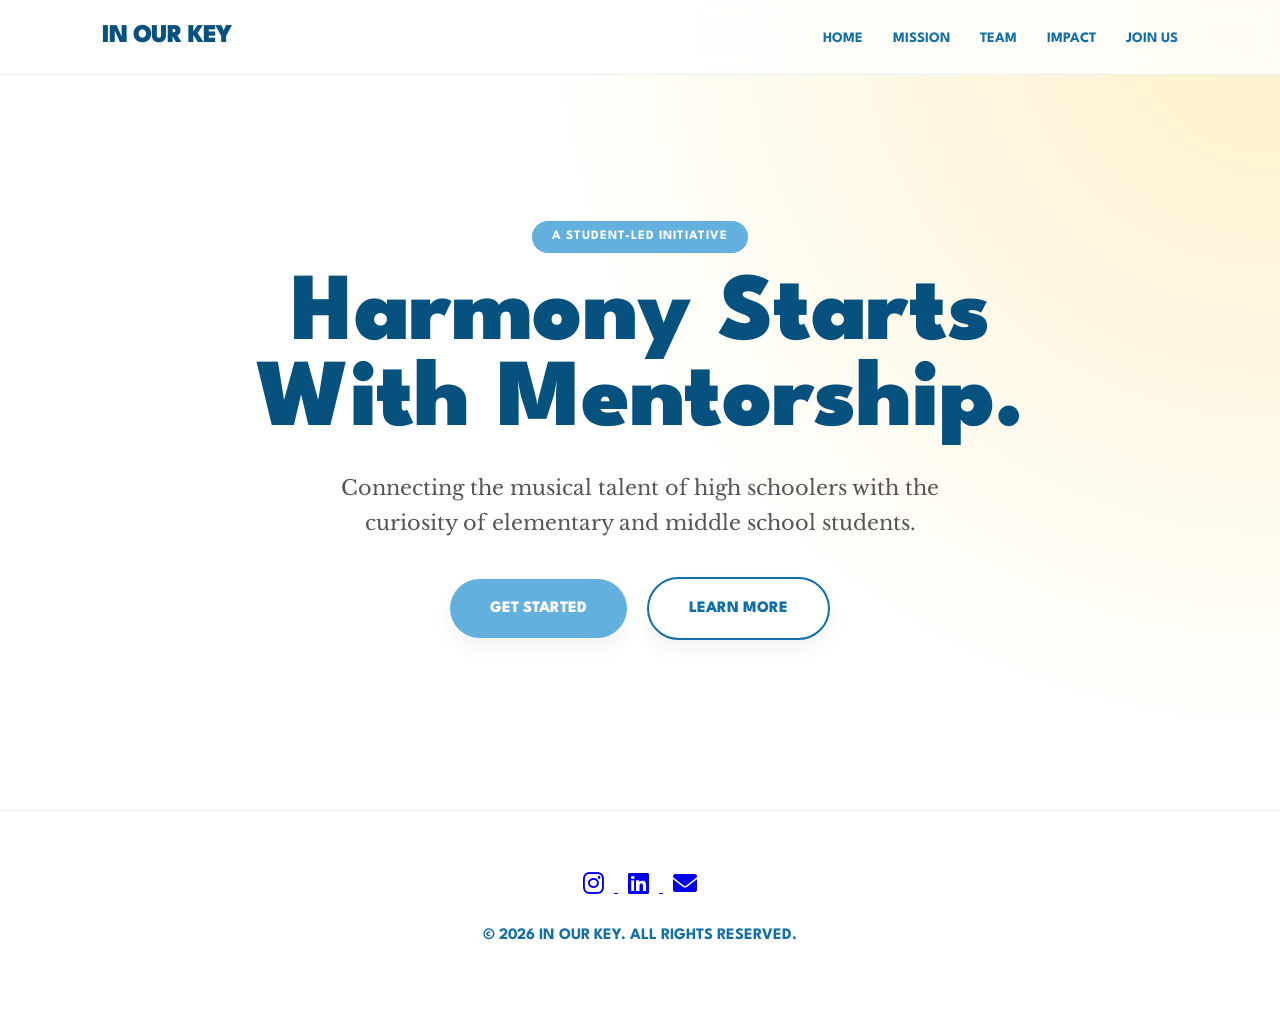
<file: index.html>
<!DOCTYPE html>
<html lang="en">
<head>
    <meta charset="UTF-8">
    <meta name="viewport" content="width=device-width, initial-scale=1.0">
    <title>In Our Key | Music Mentorship</title>

    <link href="https://fonts.googleapis.com/css2?family=League+Spartan:wght@400;700;900&family=Libre+Baskerville:ital,wght@0,400;0,700;1,400&display=swap" rel="stylesheet">
    <link rel="stylesheet" href="https://cdnjs.cloudflare.com/ajax/libs/font-awesome/6.0.0/css/all.min.css">
    <link rel="stylesheet" href="style.css">
    
</head>
<body>

<nav>
    <div class="logo">In Our Key</div>
    <ul>
        <li><a href="index.html">Home</a></li>
        <li><a href="about.html">Mission</a></li>
        <li><a href="team.html">Team</a></li>
        <li><a href="impact.html">Impact</a></li>
        <li><a href="join.html">Join Us</a></li>
    </ul>
</nav>
    
<header>
    <div class="hero-content">
        <span class="hero-tag">A Student-Led Initiative</span>
        <h1>
            Harmony Starts With Mentorship.
        </h1>
        <p>
            Connecting the musical talent of high schoolers 
            with the curiosity of elementary and middle school students.
        </p>
        <a href="join.html" class="btn btn-primary">
            Get Started
        </a>
        <a href="about.html" class="btn btn-outline">
            Learn More
        </a>
    </div>
</header>

<!-- Footer -->
<footer>
        <div style="margin-bottom: 20px;">
        <a href="https://www.instagram.com/inourkeymusic?utm_source=ig_web_button_share_sheet&igsh=ZDNlZDc0MzIxNw==" target="_blank">
            <i class="fab fa-instagram" style="margin: 0 10px; font-size: 1.5rem;"></i>
        </a>
    
        <a href="YOUR_LINKEDIN_LINK" target="_blank">
            <i class="fab fa-linkedin" style="margin: 0 10px; font-size: 1.5rem;"></i>
        </a>
    
        <a href="mailto:inourkeymusic@gmail.com">
            <i class="fas fa-envelope" style="margin: 0 10px; font-size: 1.5rem;"></i>
        </a>
        </div>
        <p>&copy; 2026 IN OUR KEY. ALL RIGHTS RESERVED.</p>
</footer>
</body>
</html>
</file>
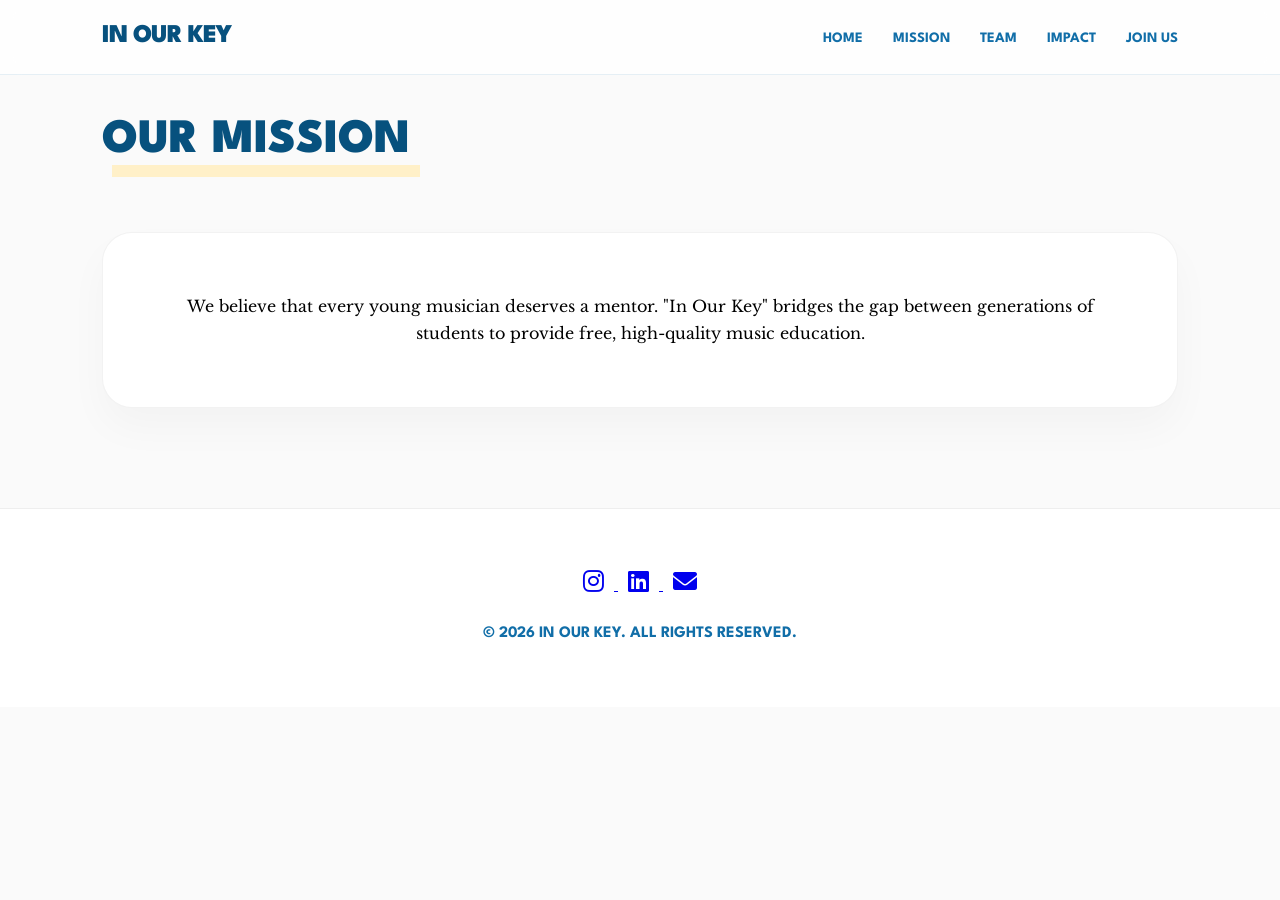
<file: about.html>
<!DOCTYPE html>
<html>
<head>
    <title>About | In Our Key</title>
    <link href="https://fonts.googleapis.com/css2?family=League+Spartan:wght@400;700;900&family=Libre+Baskerville:ital,wght@0,400;0,700;1,400&display=swap" rel="stylesheet">
    <link rel="stylesheet" href="https://cdnjs.cloudflare.com/ajax/libs/font-awesome/6.0.0/css/all.min.css">
    <link rel="stylesheet" href="style.css">
</head>

<body>

<nav>
    <div class="logo">In Our Key</div>
    <ul>
        <li><a href="index.html">Home</a></li>
        <li><a href="about.html">Mission</a></li>
        <li><a href="team.html">Team</a></li>
        <li><a href="impact.html">Impact</a></li>
        <li><a href="join.html">Join Us</a></li>
    </ul>
</nav>


<section>
    <h2 class="section-title">
        Our Mission
    </h2>

    <div class="mission-card">
        <p>
        We believe that every young musician deserves a mentor.
        "In Our Key" bridges the gap between generations of students
        to provide free, high-quality music education.
        </p>
    </div>

</section>

<!-- Footer -->
<footer>
        <div style="margin-bottom: 20px;">
        <a href="https://www.instagram.com/inourkeymusic?utm_source=ig_web_button_share_sheet&igsh=ZDNlZDc0MzIxNw==" target="_blank">
            <i class="fab fa-instagram" style="margin: 0 10px; font-size: 1.5rem;"></i>
        </a>
    
        <a href="YOUR_LINKEDIN_LINK" target="_blank">
            <i class="fab fa-linkedin" style="margin: 0 10px; font-size: 1.5rem;"></i>
        </a>
    
        <a href="mailto:inourkeymusic@gmail.com">
            <i class="fas fa-envelope" style="margin: 0 10px; font-size: 1.5rem;"></i>
        </a>
        </div>
        <p>&copy; 2026 IN OUR KEY. ALL RIGHTS RESERVED.</p>
</footer>

</body>
</html>
</file>
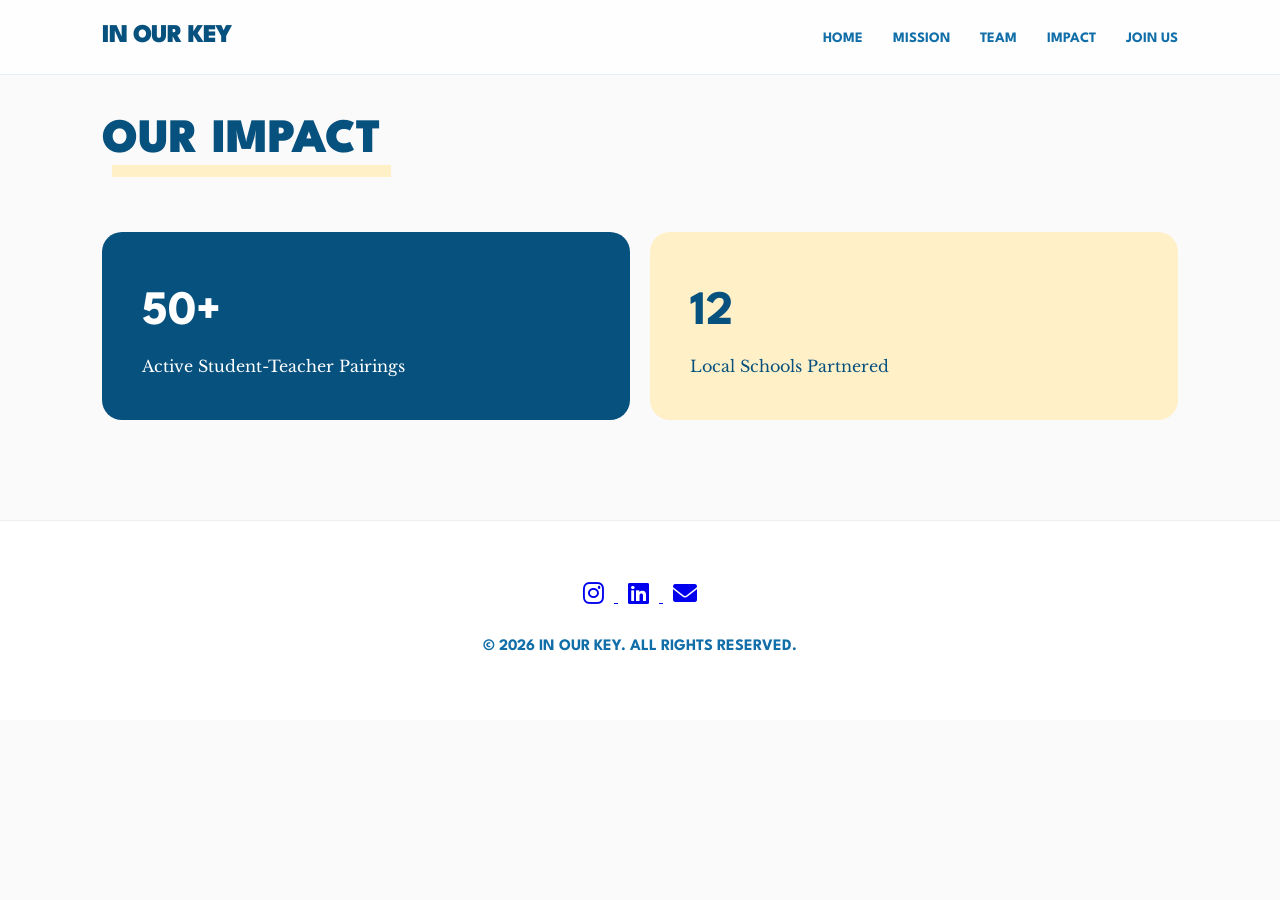
<file: impact.html>
<!DOCTYPE html>
<html>
<head>
    <title>Impact | In Our Key</title>
    <link href="https://fonts.googleapis.com/css2?family=League+Spartan:wght@400;700;900&family=Libre+Baskerville:ital,wght@0,400;0,700;1,400&display=swap" rel="stylesheet">
    <link rel="stylesheet" href="https://cdnjs.cloudflare.com/ajax/libs/font-awesome/6.0.0/css/all.min.css">
    <link rel="stylesheet" href="style.css">
</head>

<body>

<nav>
    <div class="logo">In Our Key</div>
    <ul>
        <li><a href="index.html">Home</a></li>
        <li><a href="about.html">Mission</a></li>
        <li><a href="team.html">Team</a></li>
        <li><a href="impact.html">Impact</a></li>
        <li><a href="join.html">Join Us</a></li>
    </ul>
</nav>

<section>
        <h2 class="section-title">Our Impact</h2>
        <div class="impact-container">
            <div class="impact-box">
                <h3 style="font-family: var(--header-font); font-size: 3rem;">50+</h3>
                <p>Active Student-Teacher Pairings</p>
            </div>
            <div class="impact-box light">
                <h3 style="font-family: var(--header-font); font-size: 3rem;">12</h3>
                <p>Local Schools Partnered</p>
            </div>
        </div>
</section>

<!-- Footer -->
<footer>
        <div style="margin-bottom: 20px;">
        <a href="https://www.instagram.com/inourkeymusic?utm_source=ig_web_button_share_sheet&igsh=ZDNlZDc0MzIxNw==" target="_blank">
            <i class="fab fa-instagram" style="margin: 0 10px; font-size: 1.5rem;"></i>
        </a>
    
        <a href="YOUR_LINKEDIN_LINK" target="_blank">
            <i class="fab fa-linkedin" style="margin: 0 10px; font-size: 1.5rem;"></i>
        </a>
    
        <a href="mailto:inourkeymusic@gmail.com">
            <i class="fas fa-envelope" style="margin: 0 10px; font-size: 1.5rem;"></i>
        </a>
        </div>
        <p>&copy; 2026 IN OUR KEY. ALL RIGHTS RESERVED.</p>
</footer>
    
</body>
</html>
</file>
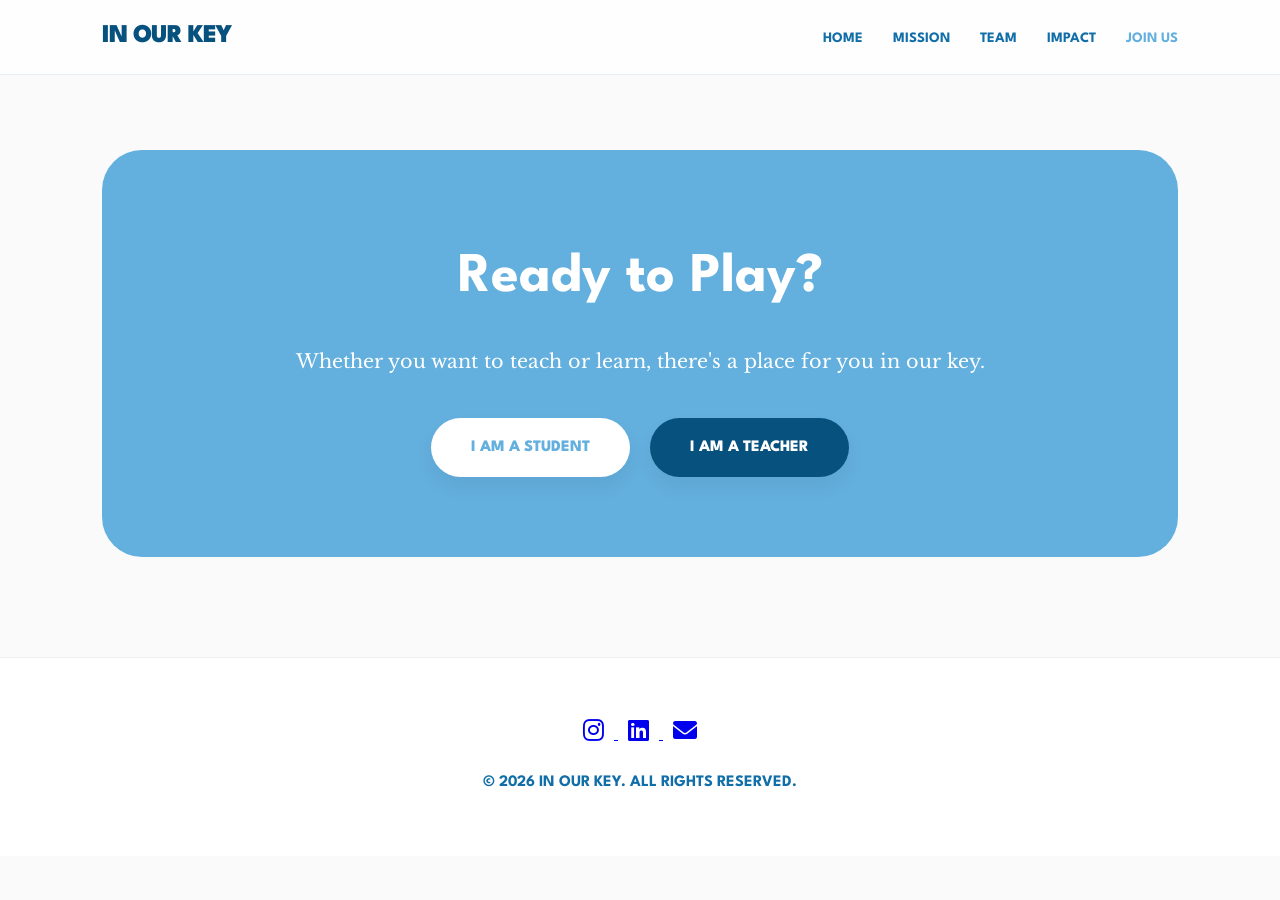
<file: join.html>
<!DOCTYPE html>
<html lang="en">
<head>
    <meta charset="UTF-8">
    <meta name="viewport" content="width=device-width, initial-scale=1.0">
    <title>Join Us | In Our Key</title>

    <link href="https://fonts.googleapis.com/css2?family=League+Spartan:wght@400;700;900&family=Libre+Baskerville:ital,wght@0,400;0,700;1,400&display=swap" rel="stylesheet">
    <link rel="stylesheet" href="https://cdnjs.cloudflare.com/ajax/libs/font-awesome/6.0.0/css/all.min.css">
    <link rel="stylesheet" href="style.css">
    
</head>

<body>

    <!-- Navigation -->
    <nav>
        <div class="logo">In Our Key</div>
        <ul>
            <li><a href="index.html">Home</a></li>
            <li><a href="about.html">Mission</a></li>
            <li><a href="team.html">Team</a></li>
            <li><a href="impact.html">Impact</a></li>
            <li><a href="join.html" style="color: var(--light-blue)">Join Us</a></li>
        </ul>
    </nav>


    <!-- Join Section -->
    <div class="join-section" style="margin-top: 150px;">
        <h2 style="font-family: var(--header-font); font-size: 3.5rem; margin-bottom: 20px;">
            Ready to Play?
        </h2>

        <p style="margin-bottom: 40px; font-size: 1.2rem;">
            Whether you want to teach or learn, there's a place for you in our key.
        </p>

        <div style="display: flex; justify-content: center; gap: 20px; flex-wrap: wrap;">
            
            <a href="https://docs.google.com/forms/d/e/1FAIpQLSeoD8QQWM3Z1Or3s5g4wiWb-023hL8315WJfNd-pkO7SeqPzg/viewform?usp=header" 
               class="btn" 
               style="background: var(--white); color: var(--light-blue);">
                I am a Student
            </a>

            <a href="https://docs.google.com/forms/d/e/1FAIpQLSeY5uONiuiJRt1WDL-Xj7bImiX3gl9p6-ELEd-EIp7cBcSlgA/viewform?usp=header" 
               class="btn" 
               style="background: var(--dark-blue); color: white;">
                I am a Teacher
            </a>

        </div>
    </div>


<!-- Footer -->
<footer>
        <div style="margin-bottom: 20px;">
        <a href="https://www.instagram.com/inourkeymusic?utm_source=ig_web_button_share_sheet&igsh=ZDNlZDc0MzIxNw==" target="_blank">
            <i class="fab fa-instagram" style="margin: 0 10px; font-size: 1.5rem;"></i>
        </a>
    
        <a href="YOUR_LINKEDIN_LINK" target="_blank">
            <i class="fab fa-linkedin" style="margin: 0 10px; font-size: 1.5rem;"></i>
        </a>
    
        <a href="mailto:inourkeymusic@gmail.com">
            <i class="fas fa-envelope" style="margin: 0 10px; font-size: 1.5rem;"></i>
        </a>
        </div>
        <p>&copy; 2026 IN OUR KEY. ALL RIGHTS RESERVED.</p>
</footer>

</body>
</html>
</file>
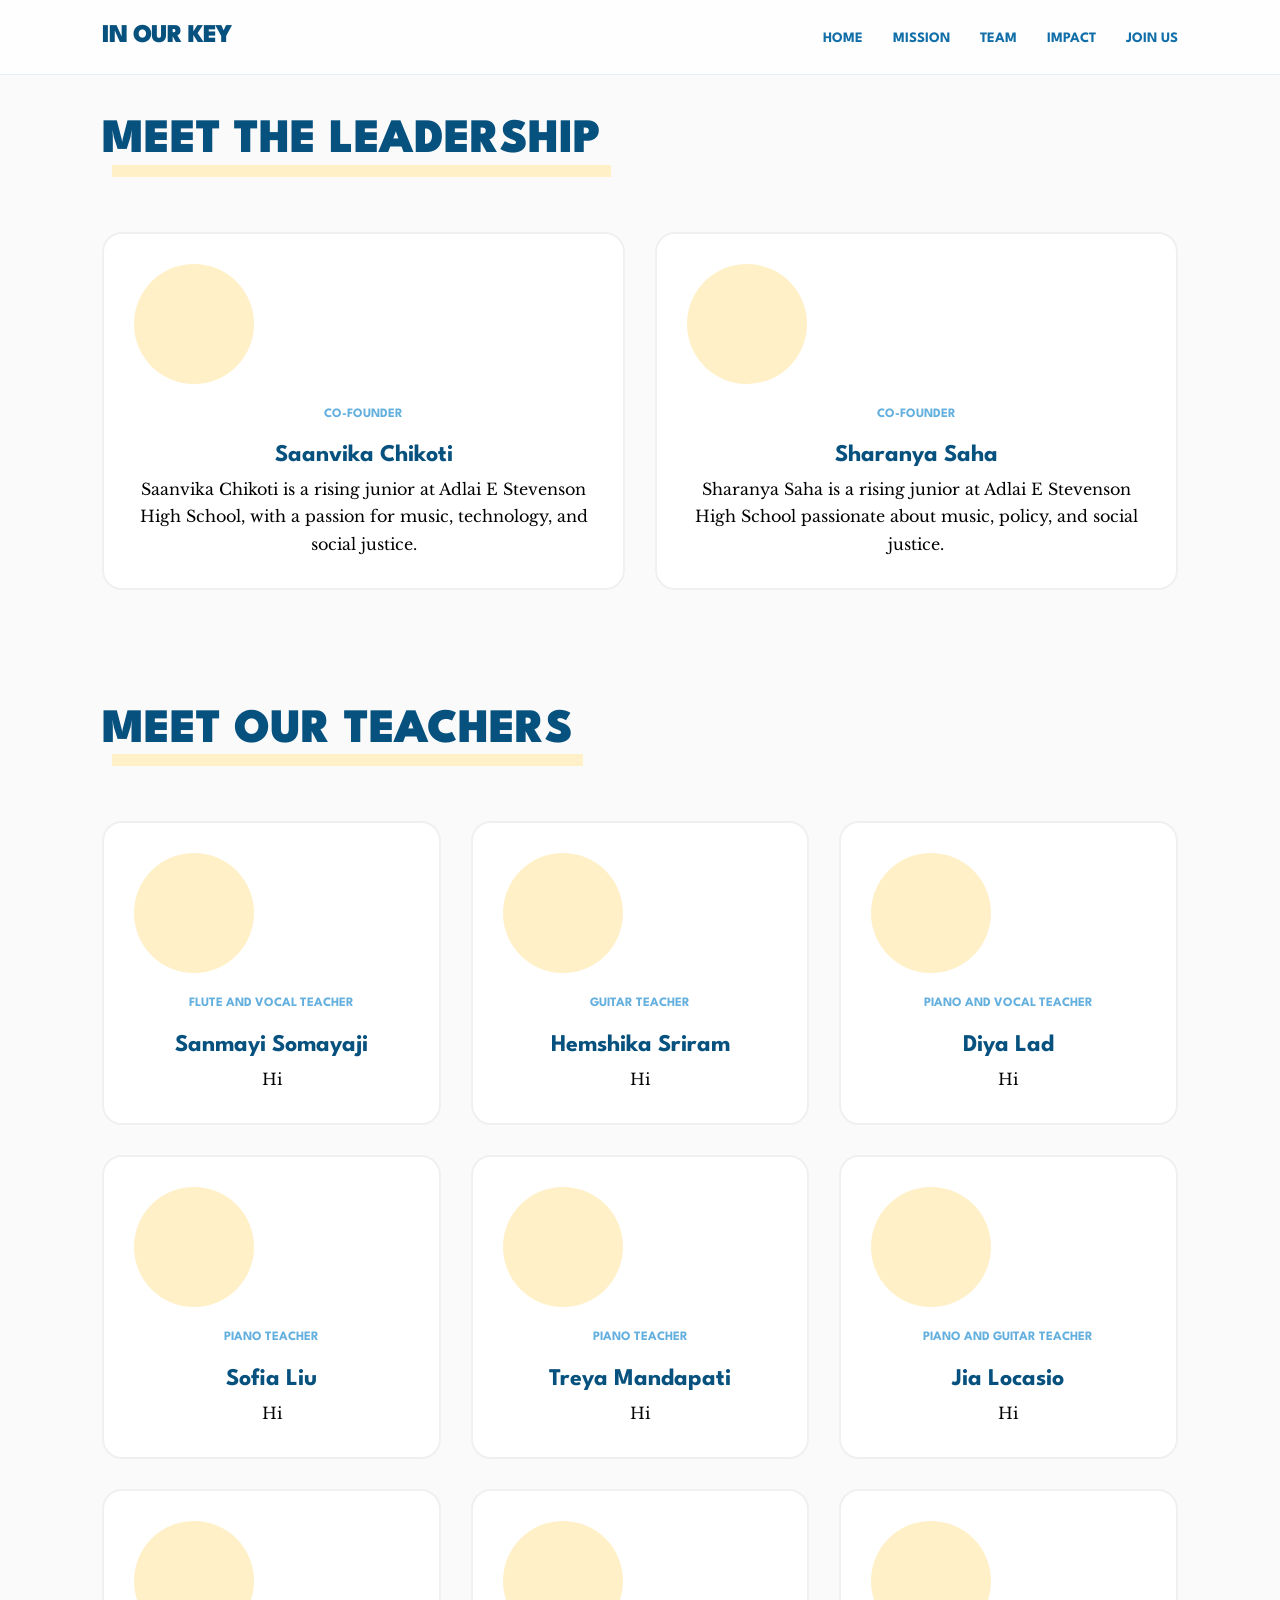
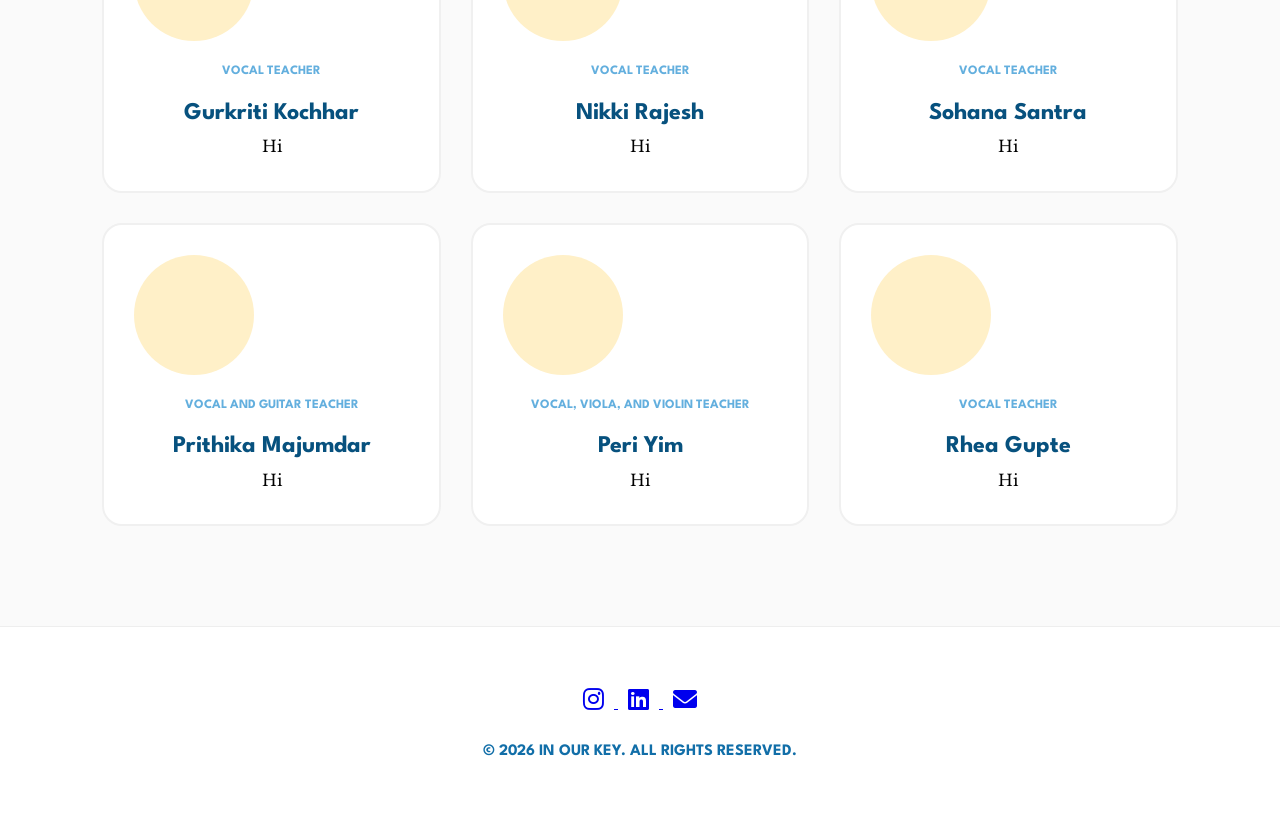
<file: team.html>
<!DOCTYPE html>
<html>
<head>
    <title>Leadership Team | In Our Key</title>
    <link href="https://fonts.googleapis.com/css2?family=League+Spartan:wght@400;700;900&family=Libre+Baskerville:ital,wght@0,400;0,700;1,400&display=swap" rel="stylesheet">
    <link rel="stylesheet" href="https://cdnjs.cloudflare.com/ajax/libs/font-awesome/6.0.0/css/all.min.css">
    <link rel="stylesheet" href="style.css">
</head>

<body>

<nav>
    <div class="logo">In Our Key</div>
    <ul>
        <li><a href="index.html">Home</a></li>
        <li><a href="about.html">Mission</a></li>
        <li><a href="team.html">Team</a></li>
        <li><a href="impact.html">Impact</a></li>
        <li><a href="join.html">Join Us</a></li>
    </ul>
</nav>

<section>
        <h2 class="section-title">Meet The Leadership</h2>
        <div class="team-grid">
            <div class="member-card">
                <div class="member-img"></div>
                <span class="role">Co-Founder</span>
                <h4>Saanvika Chikoti</h4>
                <p>Saanvika Chikoti is a rising junior at Adlai E Stevenson High School, with a passion for music, technology, and social justice. </p>
            </div>
            <div class="member-card">
                <div class="member-img"></div>
                <span class="role">Co-Founder</span>
                <h4>Sharanya Saha</h4>
                <p>Sharanya Saha is a rising junior at Adlai E Stevenson High School passionate about music, policy, and social justice.</p>
            </div>
        </div>
    
<!--teachers-->
    
        <h2 class="section-title" style="margin-top: 100px;">
        Meet Our Teachers
        </h2>
    
    <div class="team-grid">
            <div class="member-card">
                <div class="member-img"></div>
                <span class="role">Flute and Vocal Teacher</span>
                <h4>Sanmayi Somayaji</h4>
                <p>Hi</p>
            </div>
            
            <div class="member-card">
                <div class="member-img"></div>
                <span class="role">Guitar Teacher</span>
                <h4>Hemshika Sriram</h4>
                <p>Hi</p>
            </div>

            <div class="member-card">
                <div class="member-img"></div>
                <span class="role">Piano and Vocal Teacher</span>
                <h4>Diya Lad</h4>
                <p>Hi</p>
            </div>

            <div class="member-card">
                <div class="member-img"></div>
                <span class="role">Piano Teacher</span>
                <h4>Sofia Liu</h4>
                <p>Hi</p>
            </div>

            <div class="member-card">
                <div class="member-img"></div>
                <span class="role">Piano Teacher </span>
                <h4>Treya Mandapati</h4>
                <p>Hi</p>
            </div>

            <div class="member-card">
                <div class="member-img"></div>
                <span class="role">Piano and Guitar Teacher</span>
                <h4>Jia Locasio</h4>
                <p>Hi</p>
            </div>

            <div class="member-card">
                <div class="member-img"></div>
                <span class="role">Vocal Teacher</span>
                <h4>Gurkriti Kochhar</h4>
                <p>Hi</p>
            </div>

            <div class="member-card">
                <div class="member-img"></div>
                <span class="role">Vocal Teacher</span>
                <h4>Nikki Rajesh</h4>
                <p>Hi</p>
            </div>

            <div class="member-card">
                <div class="member-img"></div>
                <span class="role">Vocal Teacher</span>
                <h4>Sohana Santra</h4>
                <p>Hi</p>
            </div>

            <div class="member-card">
                <div class="member-img"></div>
                <span class="role">Vocal and Guitar Teacher</span>
                <h4>Prithika Majumdar</h4>
                <p>Hi</p>
            </div>

            <div class="member-card">
                <div class="member-img"></div>
                <span class="role">Vocal, Viola, and Violin Teacher</span>
                <h4>Peri Yim</h4>
                <p>Hi</p>
            </div>

            <div class="member-card">
                <div class="member-img"></div>
                <span class="role">Vocal Teacher</span>
                <h4>Rhea Gupte</h4>
                <p>Hi</p>
            </div>
    </div>

</section>

<!-- Footer -->
<footer>
        <div style="margin-bottom: 20px;">
        <a href="https://www.instagram.com/inourkeymusic?utm_source=ig_web_button_share_sheet&igsh=ZDNlZDc0MzIxNw==" target="_blank">
            <i class="fab fa-instagram" style="margin: 0 10px; font-size: 1.5rem;"></i>
        </a>
    
        <a href="YOUR_LINKEDIN_LINK" target="_blank">
            <i class="fab fa-linkedin" style="margin: 0 10px; font-size: 1.5rem;"></i>
        </a>
    
        <a href="mailto:inourkeymusic@gmail.com">
            <i class="fas fa-envelope" style="margin: 0 10px; font-size: 1.5rem;"></i>
        </a>
        </div>
        <p>&copy; 2026 IN OUR KEY. ALL RIGHTS RESERVED.</p>
</footer>

</body>
</html>
</file>
<file: style.css>
:root {
            --light-blue: #63afde;
            --cream: #fff0c8;
            --black: #000000;
            --med-blue: #116ea8;
            --dark-blue: #07517e;
            --white: #ffffff;
            --header-font: 'League Spartan', sans-serif;
            --body-font: 'Libre Baskerville', serif;
        }

        * { margin: 0; padding: 0; box-sizing: border-box; }
        html { scroll-behavior: smooth; }

        body { 
            background-color: #fafafa; 
            color: var(--black); 
            line-height: 1.7;
            font-family: var(--body-font);
        }

        /* --- NAVIGATION (GirlCon Style) --- */
        nav {
            background: rgba(255, 255, 255, 0.8);
            backdrop-filter: blur(10px); /* Glassmorphism */
            padding: 15px 8%;
            position: fixed;
            width: 100%;
            top: 0;
            z-index: 1000;
            display: flex;
            justify-content: space-between;
            align-items: center;
            border-bottom: 1px solid rgba(17, 110, 168, 0.1);
        }

        nav .logo { 
            color: var(--dark-blue); 
            font-size: 1.6rem; 
            font-family: var(--header-font);
            font-weight: 900;
            text-transform: uppercase;
            letter-spacing: -1px;
        }

        nav ul { display: flex; list-style: none; align-items: center; }
        nav ul li { margin-left: 30px; }
        nav ul li a { 
            color: var(--med-blue); 
            text-decoration: none; 
            font-family: var(--header-font);
            font-size: 0.9rem; 
            font-weight: 700; 
            text-transform: uppercase;
            transition: 0.3s; 
        }
        nav ul li a:hover { color: var(--light-blue); }

        /* --- HERO SECTION --- */
        header {
            min-height: 90vh;
            background: radial-gradient(circle at top right, var(--cream) 0%, #ffffff 50%);
            display: flex;
            align-items: center;
            justify-content: center;
            padding: 100px 8% 50px 8%;
            text-align: center;
        }

        .hero-content { max-width: 900px; }
        
        .hero-tag {
            display: inline-block;
            background: var(--light-blue);
            color: white;
            padding: 5px 20px;
            border-radius: 50px;
            font-family: var(--header-font);
            font-weight: 700;
            text-transform: uppercase;
            font-size: 0.8rem;
            margin-bottom: 20px;
            letter-spacing: 1px;
        }

        header h1 { 
            font-family: var(--header-font);
            font-size: clamp(3rem, 8vw, 6rem); 
            font-weight: 900;
            color: var(--dark-blue);
            line-height: 0.9;
            margin-bottom: 25px;
        }

        header p { 
            font-size: 1.3rem; 
            color: #555;
            max-width: 650px; 
            margin: 0 auto 35px auto; 
        }

        /* --- BUTTONS (GirlCon "Pop" Style) --- */
        .btn {
            padding: 16px 40px;
            text-decoration: none;
            border-radius: 50px; /* Pill shape */
            font-family: var(--header-font);
            font-weight: 800;
            text-transform: uppercase;
            display: inline-block;
            transition: all 0.3s cubic-bezier(0.175, 0.885, 0.32, 1.275);
            border: none;
            cursor: pointer;
            box-shadow: 0 10px 20px rgba(0,0,0,0.05);
        }

        .btn:hover {
            transform: scale(1.05) translateY(-5px);
            box-shadow: 0 15px 30px rgba(99, 175, 222, 0.3);
        }

        .btn-primary { background: var(--light-blue); color: white; margin-right: 15px; }
        .btn-outline { border: 2px solid var(--med-blue); color: var(--med-blue); background: transparent; }

        /* --- SECTION STYLING --- */
        section { padding: 100px 8%; }

        .section-title {
            font-family: var(--header-font);
            font-size: 3rem;
            font-weight: 900;
            color: var(--dark-blue);
            margin-bottom: 50px;
            text-transform: uppercase;
            position: relative;
            display: inline-block;
        }

        .section-title::after {
            content: '';
            position: absolute;
            width: 100%;
            height: 12px;
            background: var(--cream);
            bottom: 5px;
            left: 10px;
            z-index: -1;
        }

        /* --- MISSION BLOCK --- */
        .mission-card {
            background: var(--white);
            padding: 60px;
            border-radius: 30px;
            border: 1px solid rgba(0,0,0,0.05);
            box-shadow: 0 20px 40px rgba(0,0,0,0.03);
            text-align: center;
        }

        /* --- TEAM GRID --- */
        .team-grid {
            display: grid;
            grid-template-columns: repeat(auto-fit, minmax(280px, 1fr));
            gap: 30px;
        }

        .member-card {
            background: white;
            padding: 30px;
            border-radius: 20px;
            border: 2px solid #f0f0f0;
            transition: 0.3s;
            text-align: center;
        }

        .member-card:hover {
            border-color: var(--light-blue);
            transform: translateY(-10px);
        }

        .member-img {
            width: 120px;
            height: 120px;
            border-radius: 50%;
            margin-bottom: 20px;
            background: var(--cream);
            object-fit: cover;
        }

        .member-card h4 { font-family: var(--header-font); font-size: 1.5rem; color: var(--dark-blue); }
        .member-card .role { 
            font-family: var(--header-font); 
            color: var(--light-blue); 
            font-weight: 700; 
            font-size: 0.8rem; 
            text-transform: uppercase;
            display: block;
            margin-bottom: 10px;
        }

        /* --- ACCOMPLISHMENTS (Impact Blocks) --- */
        .impact-container {
            display: grid;
            grid-template-columns: 1fr 1fr;
            gap: 20px;
        }

        .impact-box {
            background: var(--dark-blue);
            color: white;
            padding: 40px;
            border-radius: 20px;
        }

        .impact-box.light { background: var(--cream); color: var(--dark-blue); }

        /* --- SIGN UP SECTION --- */
        .join-section {
            background: var(--light-blue);
            border-radius: 40px;
            padding: 80px 40px;
            color: white;
            text-align: center;
            margin: 0 8% 100px 8%;
        }

        /* --- FOOTER --- */
        footer {
            background: #fff;
            padding: 60px 8%;
            text-align: center;
            border-top: 1px solid #eee;
            font-family: var(--header-font);
            font-weight: 700;
            text-transform: uppercase;
            color: var(--med-blue);
        }

        @media (max-width: 768px) {
            header h1 { font-size: 3rem; }
            .impact-container { grid-template-columns: 1fr; }
            nav ul { display: none; }
        }
</file>
